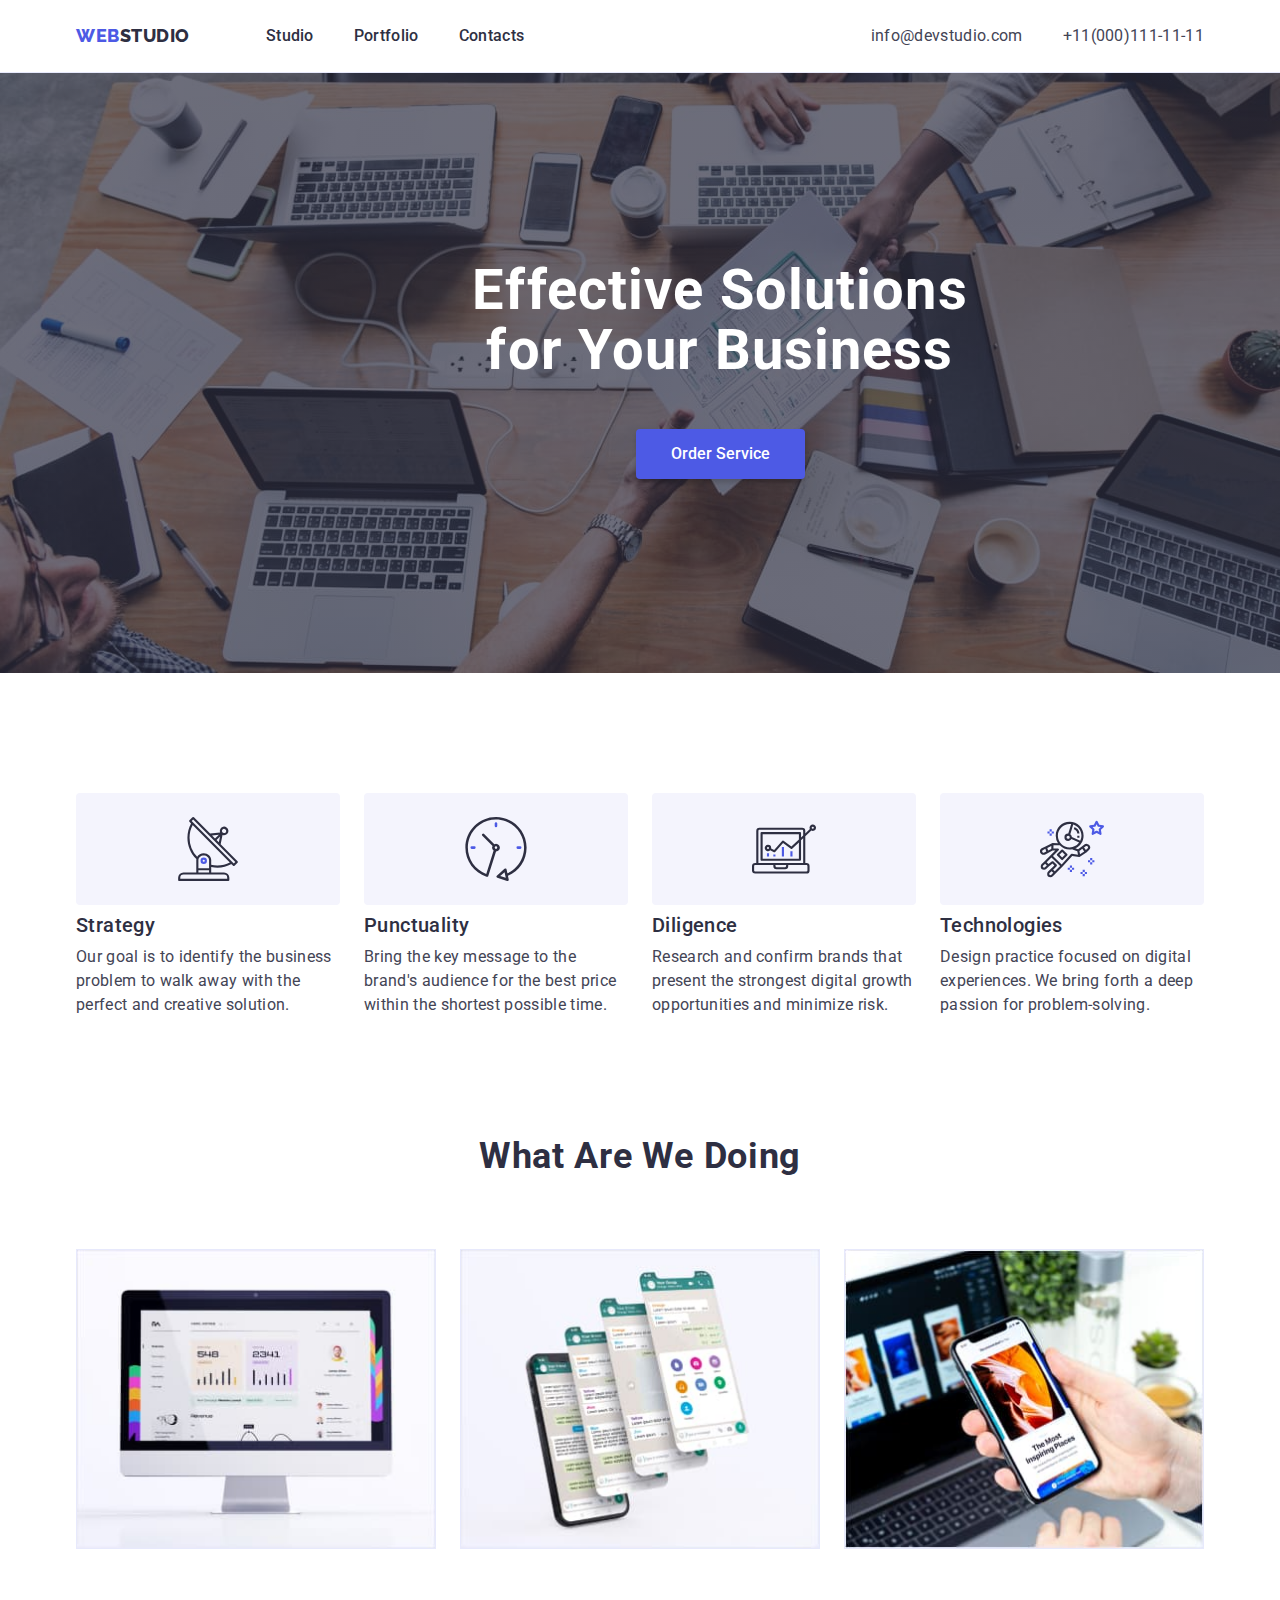
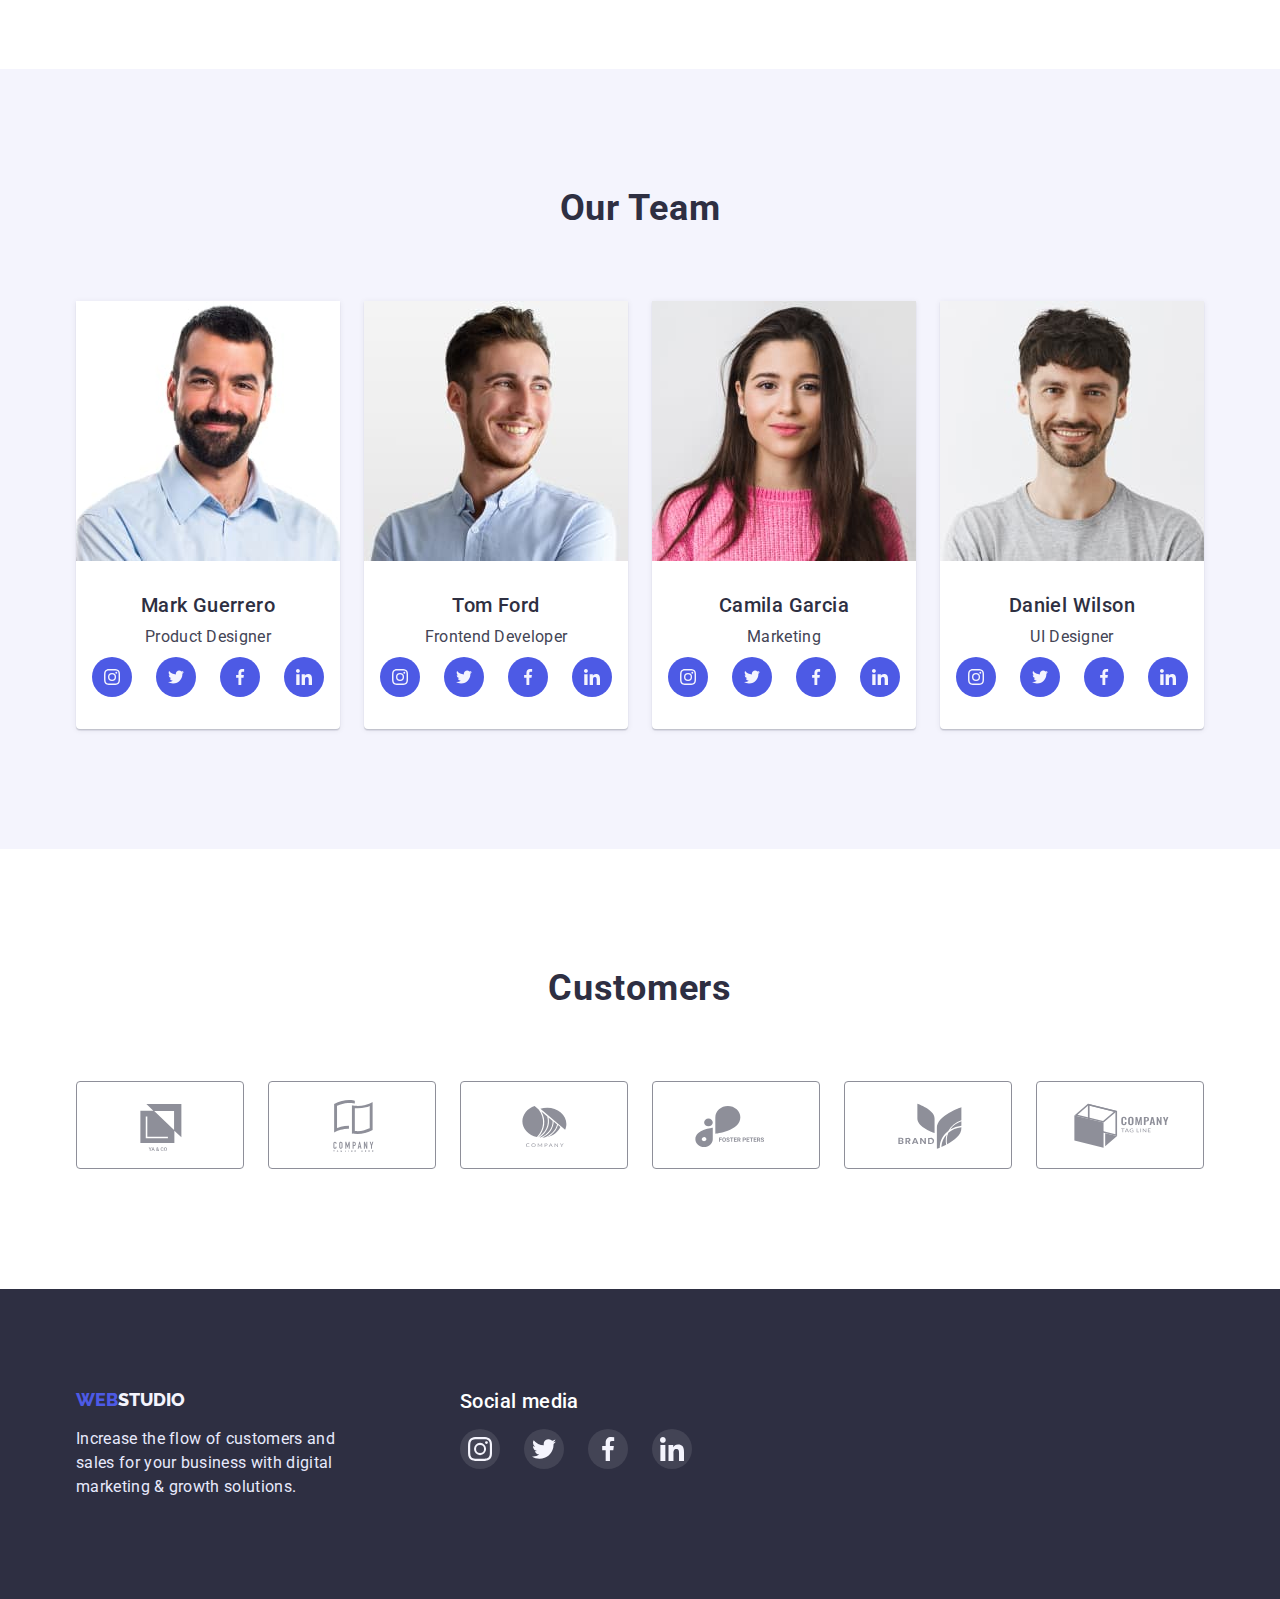
<file: index.html>
<!DOCTYPE html>
<html lang="en">
  <head>
    <meta charset="UTF-8" />
    <meta http-equiv="X-UA-Compatible" content="IE=edge" />
    <meta name="viewport" content="width=device-width, initial-scale=1.0" />
    <link rel="preconnect" href="https://fonts.googleapis.com" />
    <link rel="preconnect" href="https://fonts.gstatic.com" crossorigin />
    <link
      href="https://fonts.googleapis.com/css2?family=Raleway:wght@800&family=Roboto:wght@400;500;700;900&display=swap"
      rel="stylesheet"
    />
    <link
      rel="stylesheet"
      href="https://cdnjs.cloudflare.com/ajax/libs/modern-normalize/1.1.0/modern-normalize.min.css"
    />
    <link rel="stylesheet" href="./css/style.css" />

    <title>WEBSTUDIO</title>
  </head>
  <body>
    <header class="header">
      <div class="container header-container">
        <!-- навігація-->
        <nav class="navigation">
          <a class="logo" href="./index.html">
            <span class="logo-part">WEB</span>STUDIO</a
          >
          <ul class="list nav-list">
            <li class="nav-item">
              <a class="nav-link" href="./index.html">Studio</a>
            </li>
            <li class="nav-item">
              <a class="nav-link" href="./portfolio.html">Portfolio</a>
            </li>
            <li class="nav-item">
              <a class="nav-link" href="">Contacts</a>
            </li>
          </ul>
        </nav>
        <!-- контакти-->
        <address>
          <ul class="list address-list">
            <li class="contact-item">
              <a href="mailto:info@devstudio.com" class="contact-link"
                >info@devstudio.com</a
              >
            </li>
            <li class="contact-item">
              <a href="tel:+11(000)111-11-11" class="contact-link"
                >+11(000)111-11-11</a
              >
            </li>
          </ul>
        </address>
      </div>
    </header>
    <main>
      <!--Hero Section-->
      <section class="hero section">
        <div class="container">
          <h1 class="hero-title">Effective Solutions for Your Business</h1>
          <button type="button" class="order">
            <span class="text-order">Order Service</span>
          </button>
        </div>
      </section>
      <!--Quality Section-->
      <section class="section about">
        <div class="container">
          <h2 class="section-title visually-hidden">Quality</h2>
          <ul class="list quality-list">
            <li class="list-item">
              <div class="quality-icon">
                <svg class="icon-antenna" width="64" height="64">
                  <use href="./images/sprite.svg#icon-antenna"></use>
                </svg>
              </div>
              <h3 class="section-sub-title">Strategy</h3>
              <p class="section-text">
                Our goal is to identify the business problem to walk away with
                the perfect and creative solution.
              </p>
            </li>
            <li class="list-item">
              <div class="quality-icon">
                <svg width="64" height="64">
                  <use href="./images/sprite.svg#icon-clock"></use>
                </svg>
              </div>
              <h3 class="section-sub-title">Punctuality</h3>
              <p class="section-text">
                Bring the key message to the brand's audience for the best price
                within the shortest possible time.
              </p>
            </li>
            <li class="list-item">
              <div class="quality-icon">
                <svg width="64" height="64">
                  <use href="./images/sprite.svg#icon-diagram"></use>
                </svg>
              </div>
              <h3 class="section-sub-title">Diligence</h3>
              <p class="section-text">
                Research and confirm brands that present the strongest digital
                growth opportunities and minimize risk.
              </p>
            </li>
            <li class="list-item">
              <div class="quality-icon">
                <svg width="64" height="64">
                  <use href="./images/sprite.svg#icon-astronaut"></use>
                </svg>
              </div>
              <h3 class="section-sub-title">Technologies</h3>
              <p class="section-text">
                Design practice focused on digital experiences. We bring forth a
                deep passion for problem-solving.
              </p>
            </li>
          </ul>
        </div>
      </section>
      <!--What are we doing Section-->
      <section class="section">
        <div class="container">
          <h2 class="section-title">What are we doing</h2>
          <ul class="list work-list">
            <li class="list-item">
              <img src="./images/page1/foto1.jpg" alt="Desktop" width="360" />
            </li>
            <li class="list-item">
              <img src="./images/page1/foto2.jpg" alt="Mobile" width="360" />
            </li>
            <li class="list-item">
              <img
                src="./images/page1/foto3.jpg"
                alt="Adaptation"
                width="360"
              />
            </li>
          </ul>
        </div>
      </section>
      <!--Our Team Section-->
      <section class="section team">
        <div class="container">
          <h2 class="section-title">Our Team</h2>
          <ul class="list team-list">
            <li class="list-item box">
              <img
                src="./images/page1/foto4.jpg"
                alt="Mark Guerrero"
                width="264"
              />
              <div class="content">
                <h3 class="section-sub-title">Mark Guerrero</h3>
                <p class="section-text">Product Designer</p>
                <ul class="list icon-list">
                  <li class="list-item">
                    <a class="team-link" href="instagmam.com">
                      <svg class="link-icon" width="16" height="16">
                        <use href="./images/sprite.svg#icon-instagram"></use>
                      </svg>
                    </a>
                  </li>
                  <li class="list-item">
                    <a class="team-link" href="instagmam.com">
                      <svg class="link-icon" width="16" height="16">
                        <use href="./images/sprite.svg#icon-twitter"></use>
                      </svg>
                    </a>
                  </li>
                  <li class="list-item">
                    <a class="team-link" href="instagmam.com">
                      <svg class="link-icon" width="16" height="16">
                        <use href="./images/sprite.svg#icon-facebook"></use>
                      </svg>
                    </a>
                  </li>
                  <li class="list-item">
                    <a class="team-link" href="instagmam.com">
                      <svg class="link-icon" width="16" height="16">
                        <use href="./images/sprite.svg#icon-linkedin"></use>
                      </svg>
                    </a>
                  </li>
                </ul>
              </div>
            </li>
            <li class="list-item box">
              <img src="./images/page1/foto5.jpg" alt="Tom Ford" width="264" />
              <div class="content">
                <h3 class="section-sub-title">Tom Ford</h3>
                <p class="section-text">Frontend Developer</p>
                <ul class="list icon-list">
                  <li class="list-item">
                    <a class="team-link" href="instagmam.com">
                      <svg class="link-icon" width="16" height="16">
                        <use href="./images/sprite.svg#icon-instagram"></use>
                      </svg>
                    </a>
                  </li>
                  <li class="list-item">
                    <a class="team-link" href="instagmam.com">
                      <svg class="link-icon" width="16px" height="16px">
                        <use href="./images/sprite.svg#icon-twitter"></use>
                      </svg>
                    </a>
                  </li>
                  <li class="list-item">
                    <a class="team-link" href="instagmam.com">
                      <svg class="link-icon" width="16px" height="16px">
                        <use href="./images/sprite.svg#icon-facebook"></use>
                      </svg>
                    </a>
                  </li>
                  <li class="list-item">
                    <a class="team-link" href="instagmam.com">
                      <svg class="link-icon" width="16px" height="16px">
                        <use href="./images/sprite.svg#icon-linkedin"></use>
                      </svg>
                    </a>
                  </li>
                </ul>
              </div>
            </li>
            <li class="list-item box">
              <img
                src="./images/page1/foto6.jpg"
                alt="Camila Garcia"
                width="264"
              />
              <div class="content">
                <h3 class="section-sub-title">Camila Garcia</h3>
                <p class="section-text">Marketing</p>
                <ul class="list icon-list">
                  <li class="list-item">
                    <a class="team-link" href="instagmam.com">
                      <svg class="link-icon" width="16px" height="16px">
                        <use href="./images/sprite.svg#icon-instagram"></use>
                      </svg>
                    </a>
                  </li>
                  <li class="list-item">
                    <a class="team-link" href="instagmam.com">
                      <svg class="link-icon" width="16px" height="16px">
                        <use href="./images/sprite.svg#icon-twitter"></use>
                      </svg>
                    </a>
                  </li>
                  <li class="list-item">
                    <a class="team-link" href="instagmam.com">
                      <svg class="link-icon" width="16px" height="16px">
                        <use href="./images/sprite.svg#icon-facebook"></use>
                      </svg>
                    </a>
                  </li>
                  <li class="list-item">
                    <a class="team-link" href="instagmam.com">
                      <svg class="link-icon" width="16px" height="16px">
                        <use href="./images/sprite.svg#icon-linkedin"></use>
                      </svg>
                    </a>
                  </li>
                </ul>
              </div>
            </li>
            <li class="list-item box">
              <img
                src="./images/page1/foto7.jpg"
                alt="Daniel Wilson"
                width="264"
              />
              <div class="content">
                <h3 class="section-sub-title">Daniel Wilson</h3>
                <p class="section-text">UI Designer</p>
                <ul class="list icon-list">
                  <li class="list-item">
                    <a class="team-link" href="instagmam.com">
                      <svg class="link-icon" width="16px" height="16px">
                        <use href="./images/sprite.svg#icon-instagram"></use>
                      </svg>
                    </a>
                  </li>
                  <li class="list-item">
                    <a class="team-link" href="instagmam.com">
                      <svg class="link-icon" width="16px" height="16px">
                        <use href="./images/sprite.svg#icon-twitter"></use>
                      </svg>
                    </a>
                  </li>
                  <li class="list-item">
                    <a class="team-link" href="instagmam.com">
                      <svg class="link-icon" width="16px" height="16px">
                        <use href="./images/sprite.svg#icon-facebook"></use>
                      </svg>
                    </a>
                  </li>
                  <li class="list-item">
                    <a class="team-link" href="instagmam.com">
                      <svg class="link-icon" width="16px" height="16px">
                        <use href="./images/sprite.svg#icon-linkedin"></use>
                      </svg>
                    </a>
                  </li>
                </ul>
              </div>
            </li>
          </ul>
        </div>
      </section>
      <!-- Customers-->
      <section class="section">
        <div class="container">
          <h2 class="section-title">Customers</h2>
          <ul class="list customers-list">
            <li class="list-item">
              <a class="customers-link" href="instagram.com">
                <svg class="link-icon" width="104" height="56">
                  <use href="./images/sprite.svg#icon-yaadnco"></use>
                </svg>
              </a>
            </li>
            <li class="list-item">
              <a class="customers-link" href="instagram.com">
                <svg class="link-icon" width="104" height="56">
                  <use href="./images/sprite.svg#icon-taglinehere"></use>
                </svg>
              </a>
            </li>
            <li class="list-item">
              <a class="customers-link" href="instagram.com">
                <svg class="link-icon" width="104" height="56">
                  <use href="./images/sprite.svg#icon-company"></use>
                </svg>
              </a>
            </li>
            <li class="list-item">
              <a class="customers-link" href="instagram.com">
                <svg class="link-icon" width="104" height="56">
                  <use href="./images/sprite.svg#icon-fosterpeters"></use>
                </svg>
              </a>
            </li>
            <li class="list-item">
              <a class="customers-link" href="instagmam.com">
                <svg class="link-icon" width="104" height="56">
                  <use href="./images/sprite.svg#icon-brand"></use>
                </svg>
              </a>
            </li>
            <li class="list-item">
              <a class="customers-link" href="instagmam.com">
                <svg class="link-icon" width="104" height="56">
                  <use href="./images/sprite.svg#icon-tagline"></use>
                </svg>
              </a>
            </li>
          </ul>
        </div>
      </section>
    </main>
    <!--Footer Section-->
    <footer class="footer">
      <div class="container case">
        <div class="up">
          <a class="bottom" href="./index.html">
            <span class="logo-part">WEB</span>STUDIO</a
          >
          <p class="tagline">
            Increase the flow of customers and sales for your business with
            digital marketing & growth solutions.
          </p>
        </div>
        <div class="socialmedia">
          <h2 class="section-sub-title">Social media</h2>

          <ul class="list icon-list">
            <li class="list-item">
              <a class="footer-link" href="instagmam.com">
                <svg class="link-icon" width="24" height="24">
                  <use href="./images/sprite.svg#icon-instagram"></use>
                </svg>
              </a>
            </li>
            <li class="list-item">
              <a class="footer-link" href="instagmam.com">
                <svg class="link-icon" width="24" height="24">
                  <use href="./images/sprite.svg#icon-twitter"></use>
                </svg>
              </a>
            </li>
            <li class="list-item">
              <a class="footer-link" href="instagmam.com">
                <svg class="link-icon" width="24" height="24">
                  <use href="./images/sprite.svg#icon-facebook"></use>
                </svg>
              </a>
            </li>
            <li class="list-item">
              <a class="footer-link" href="instagmam.com">
                <svg class="link-icon" width="24" height="24">
                  <use href="./images/sprite.svg#icon-linkedin"></use>
                </svg>
              </a>
            </li>
          </ul>
        </div>
      </div>
    </footer>
  </body>
</html>
</file>
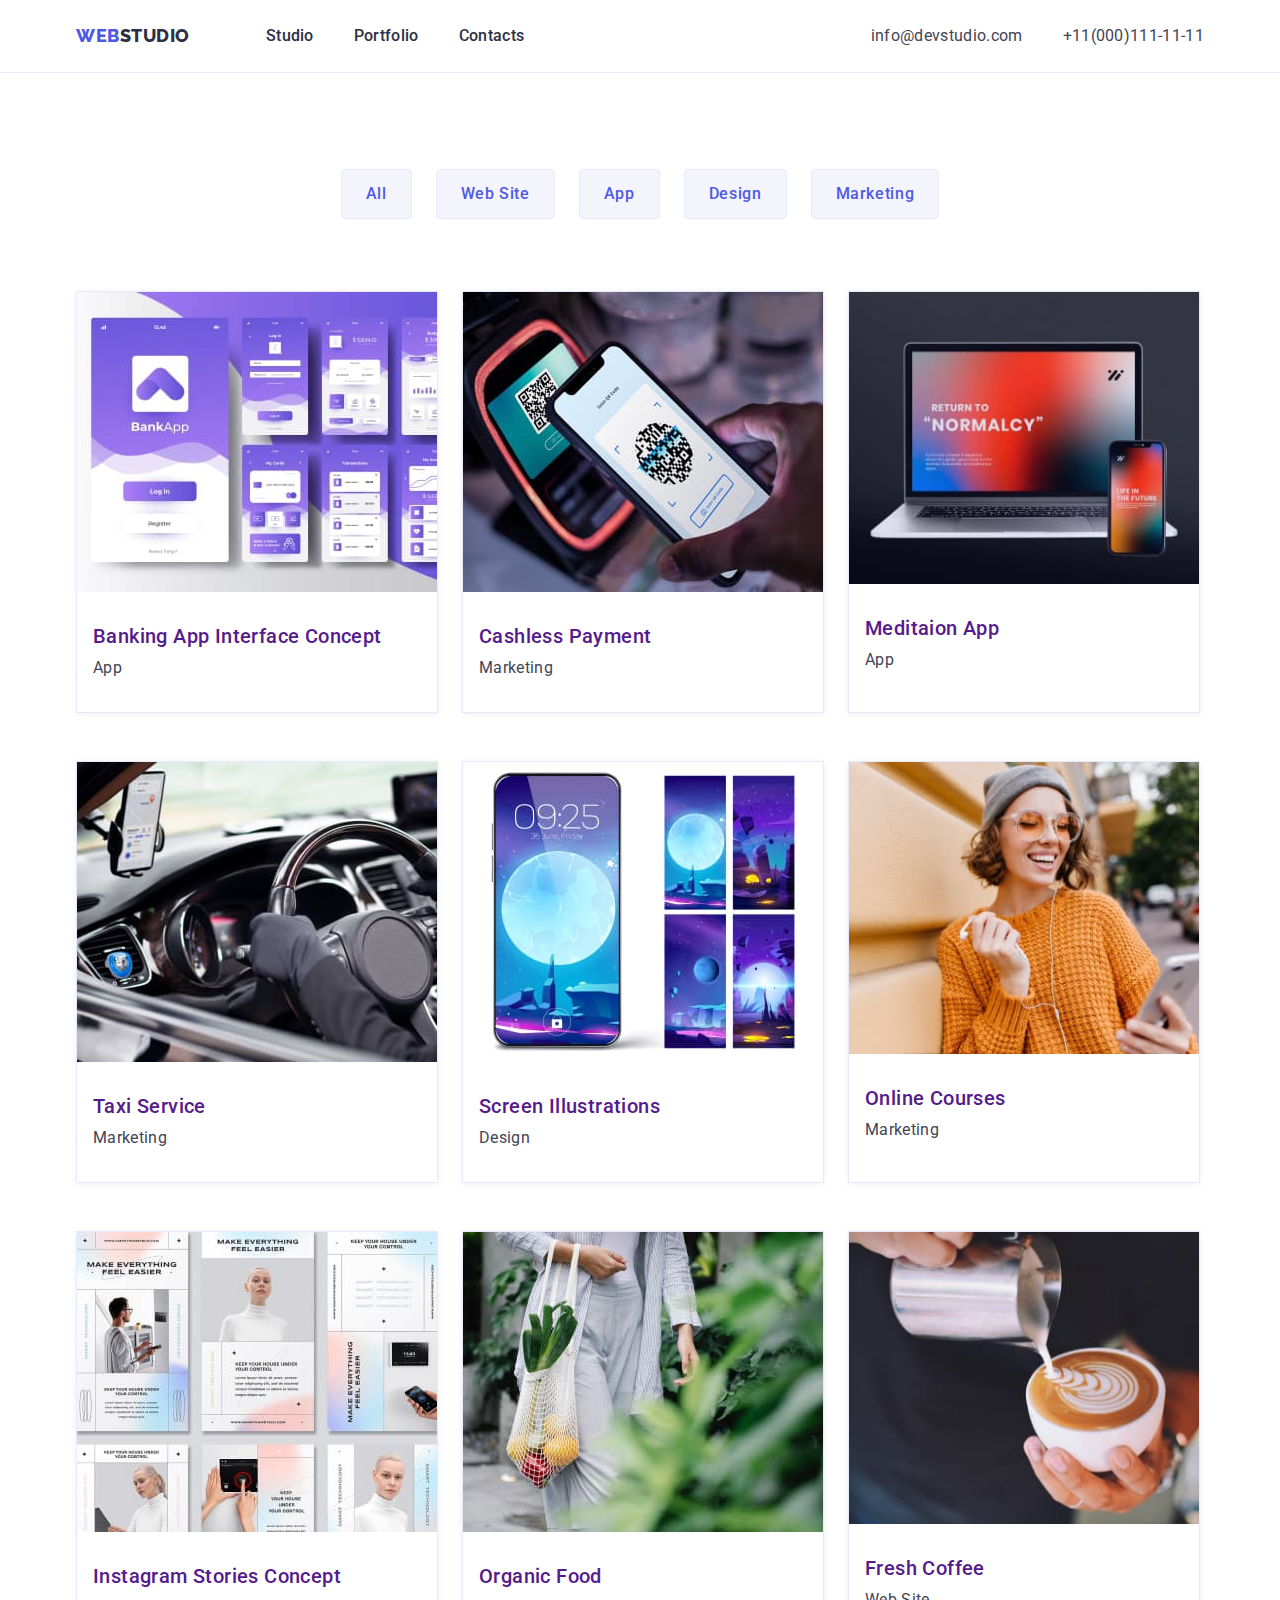
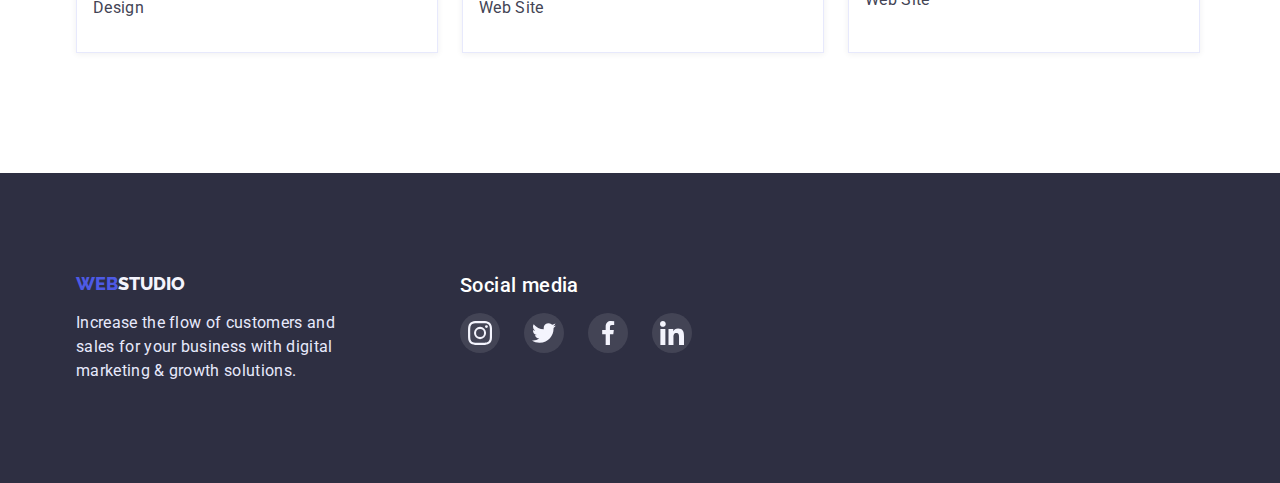
<file: portfolio.html>
<!DOCTYPE html>
<html lang="en">
  <head>
    <meta charset="UTF-8" />
    <meta http-equiv="X-UA-Compatible" content="IE=edge" />
    <meta name="viewport" content="width=device-width, initial-scale=1.0" />
    <link rel="preconnect" href="https://fonts.googleapis.com" />
    <link rel="preconnect" href="https://fonts.gstatic.com" crossorigin />
    <link
      href="https://fonts.googleapis.com/css2?family=Raleway:wght@800&family=Roboto:wght@400;500;700;900&display=swap"
      rel="stylesheet"
    />
    <link
      rel="stylesheet"
      href="https://cdnjs.cloudflare.com/ajax/libs/modern-normalize/1.1.0/modern-normalize.min.css"
    />
    <link rel="stylesheet" href="./css/style.css" />

    <title>WEBSTUDIO</title>
  </head>
  <body>
    <header class="header">
      <div class="container header-container">
        <!-- навігація-->
        <nav class="navigation">
          <a class="logo" href="./index.html">
            <span class="logo-part">WEB</span>STUDIO</a
          >
          <ul class="list nav-list">
            <li class="nav-item">
              <a class="nav-link" href="./index.html">Studio</a>
            </li>
            <li class="nav-item">
              <a class="nav-link" href="./portfolio.html">Portfolio</a>
            </li>
            <li class="nav-item">
              <a class="nav-link" href="">Contacts</a>
            </li>
          </ul>
        </nav>
        <!-- контакти-->
        <address>
          <ul class="list address-list">
            <li class="contact-item">
              <a href="mailto:info@devstudio.com" class="contact-link"
                >info@devstudio.com</a
              >
            </li>
            <li class="contact-item">
              <a href="tel:+11(000)111-11-11" class="contact-link"
                >+11(000)111-11-11</a
              >
            </li>
          </ul>
        </address>
      </div>
    </header>
    <main>
      <!--Фільтр-->
      <section class="section portfolio">
        <div class="container">
          <h1 class="visually-hidden">Filter</h1>
          <ul class="section-btn list">
            <li class="list-item">
              <button class="btn" type="button">All</button>
            </li>
            <li class="list-item">
              <button class="btn" type="button">Web Site</button>
            </li>
            <li class="list-item">
              <button class="btn" type="button">App</button>
            </li>
            <li class="list-item">
              <button class="btn" type="button">Design</button>
            </li>
            <li class="list-item">
              <button class="btn" type="button">Marketing</button>
            </li>
          </ul>
          <!--Портфоліо-->
          <ul class="list project-list">
            <li class="item">
              <a class="project-link" href="">
                <img
                  src="./images/page2/foto1.jpg"
                  alt="Banking App Interface Concept"
                  width="360"
                />
                <div class="project-text-wrap">
                  <h2 class="section-sub-title">
                    Banking App Interface Concept
                  </h2>
                  <p class="section-text">App</p>
                </div>
              </a>
            </li>
            <li class="item">
              <a class="project-link" href="">
                <img
                  src="./images/page2/foto2.jpg"
                  alt="Cashless Payment"
                  width="360"
                />
                <div class="project-text-wrap">
                  <h2 class="section-sub-title">Cashless Payment</h2>
                  <p class="section-text">Marketing</p>
                </div>
              </a>
            </li>
            <li class="item">
              <a class="project-link" href="">
                <img
                  src="./images/page2/foto3.jpg"
                  alt="Meditaion App"
                  width="360"
                />
                <div class="project-text-wrap">
                  <h2 class="section-sub-title">Meditaion App</h2>
                  <p class="section-text">App</p>
                </div>
              </a>
            </li>
            <li class="item">
              <a class="project-link" href="">
                <img
                  src="./images/page2/foto4.jpg"
                  alt="Taxi Service"
                  width="360"
                />
                <div class="project-text-wrap">
                  <h2 class="section-sub-title">Taxi Service</h2>
                  <p class="section-text">Marketing</p>
                </div>
              </a>
            </li>
            <li class="item">
              <a class="project-link" href="">
                <img
                  src="./images/page2/foto5.jpg"
                  alt="Screen Illustrations"
                  width="360"
                />
                <div class="project-text-wrap">
                  <h2 class="section-sub-title">Screen Illustrations</h2>
                  <p class="section-text">Design</p>
                </div>
              </a>
            </li>
            <li class="item">
              <a class="project-link" href="">
                <img
                  src="./images/page2/foto6.jpg"
                  alt="Online Courses"
                  width="360"
                />
                <div class="project-text-wrap">
                  <h2 class="section-sub-title">Online Courses</h2>
                  <p class="section-text">Marketing</p>
                </div>
              </a>
            </li>
            <li class="item">
              <a class="project-link" href="">
                <img
                  src="./images/page2/foto7.jpg"
                  alt="Instagram Stories Concept"
                  width="360"
                />
                <div class="project-text-wrap">
                  <h2 class="section-sub-title">Instagram Stories Concept</h2>
                  <p class="section-text">Design</p>
                </div>
              </a>
            </li>
            <li class="item">
              <a class="project-link" href="">
                <img
                  src="./images/page2/foto8.jpg"
                  alt="Organic Food"
                  width="360"
                />
                <div class="project-text-wrap">
                  <h2 class="section-sub-title">Organic Food</h2>
                  <p class="section-text">Web Site</p>
                </div>
              </a>
            </li>
            <li class="item">
              <a class="project-link" href="">
                <img
                  src="./images/page2/foto9.jpg"
                  alt="Fresh Coffee"
                  width="360"
                />
                <div class="project-text-wrap">
                  <h2 class="section-sub-title">Fresh Coffee</h2>
                  <p class="section-text">Web Site</p>
                </div>
              </a>
            </li>
          </ul>
        </div>
      </section>
    </main>
    <footer class="footer">
      <div class="container case">
        <div class="up">
          <a class="bottom" href="./index.html">
            <span class="logo-part">WEB</span>STUDIO</a
          >
          <p class="tagline">
            Increase the flow of customers and sales for your business with
            digital marketing & growth solutions.
          </p>
        </div>
        <div class="socialmedia">
          <h2 class="section-sub-title">Social media</h2>

          <ul class="list icon-list">
            <li class="list-item">
              <a class="footer-link" href="instagmam.com">
                <svg class="link-icon" width="24" height="24">
                  <use href="./images/sprite.svg#icon-instagram"></use>
                </svg>
              </a>
            </li>
            <li class="list-item">
              <a class="footer-link" href="instagmam.com">
                <svg class="link-icon" width="24" height="24">
                  <use href="./images/sprite.svg#icon-twitter"></use>
                </svg>
              </a>
            </li>
            <li class="list-item">
              <a class="footer-link" href="instagmam.com">
                <svg class="link-icon" width="24" height="24">
                  <use href="./images/sprite.svg#icon-facebook"></use>
                </svg>
              </a>
            </li>
            <li class="list-item">
              <a class="footer-link" href="instagmam.com">
                <svg class="link-icon" width="24" height="24">
                  <use href="./images/sprite.svg#icon-linkedin"></use>
                </svg>
              </a>
            </li>
          </ul>
        </div>
      </div>
    </footer>
  </body>
</html>
</file>
<file: css/style.css>
/*palette*/
:root{
    --brand-color: #4D5AE5;
    --headers-color:#2E2F42;
    --text-color: #434455;
    --back-color: #fff;
    --light-bg: #F4F4FD;
    --action-color: #404BBF;
}
/*general qualities*/
body{
    font-family: 'Roboto', sans-serif;
    font-size: 16px;
    color:  var(--headers-color, grey);
    background-color: var(--back-color, white);
}

.visually-hidden {
    position: absolute;
    width: 1px;
    height: 1px;
    margin: -1px;
    border: 0;
    padding: 0;

    white-space: nowrap;
    clip-path: inset(100%);
    clip: rect(0 0 0 0);
    overflow: hidden;
}

h1,
h2,
h3,
h4,
h5,
h6,
p {
    margin: 0;
}

img {
    display: block;
    max-width: 100%;
    height: auto;
}

.list {
    list-style: none;
    padding-left: 0;
    margin: 0;
}

.container{
    width: 1158px;
    padding: 0 15px;
    margin: 0 auto;
}
  
.section{
    padding: 120px 0;
}

.about{
    padding-bottom: 0;
}

.list-item:not(:last-child){
    margin-right: 24px;
}

.section-title {
    margin-top: 0;
    margin-bottom: 72px;

    font-size: 36px;
    line-height: 1.11;
    text-align: center;
    letter-spacing: 0.02em;
    text-transform: capitalize;

}

.section-sub-title {
    margin-bottom: 8px;

    font-weight: 500;
    font-size: 20px;
    line-height: 1.2;
    letter-spacing: 0.02em;
}

.section-text {
    color: var(--text-color, grey);
    line-height: 1.5;
    letter-spacing: 0.02em;

}

a{
    text-decoration: none;
}

.nav-list, .address-list, .quality-list, .work-list ,.team-list{
    display: flex;
}


/*Header section*/
.header{
    border-bottom: 1px solid #E7E9FC;
}
.header-container{
    display: flex;
    align-items: center;
    justify-content: space-between;
}
.navigation{
    display: flex;
    align-items: center;
}
.logo {
    display: block;
    margin-right: 76px;

    font-family: 'Raleway';
    font-weight: 800;
    font-size: 18px;
    line-height: 1.33;
    letter-spacing: 0.03em;
    text-transform: uppercase;
    color: var(--headers-color, grey);
}

.logo-part {
    color: var(--brand-color, purple);
}

.nav-item:not(:last-child){
    margin-right: 40px;
}

.nav-link{
    display: block;
    padding-top: 24px;
    padding-bottom: 24px;

    color: inherit;    
    font-weight: 500;  
    line-height: 1.5; 
    letter-spacing: 0.02em;

}

.nav-link:hover, .nav-link:focus{
    color: var(--brand-color, purple);
}

.contact-item+.contact-item{
    margin-left: 40px;
}

.contact-link{
    display: block;
    padding-top: 24px;
    padding-bottom: 24px;

    color: var(--text-color, grey);          
    font-style: normal;
    line-height: 1.5;
    letter-spacing: 0.02em;

}
.contact-link:hover, .contact-link:focus{
    color: var(--brand-color,purple);
    text-decoration: none;
}


/*Hero section*/
.hero{
    background-image: linear-gradient(rgba(46, 47, 66, 0.7),rgba(46, 47, 66, 0.7)), url(../images/page1/people-office.jpg);
    background-position: center;
    background-size: cover;
    background-repeat: no-repeat;
    background-color: var(--headers-color,grey);
    padding-bottom: 188px;
    padding-top: 188px;
    width: 1440px;
    height: 600px;
    margin: auto;
}

.hero-title{
    margin: 0 auto 48px;

    font-size: 56px;
    line-height: 1.07;
    color: var(--back-color, white);
    letter-spacing: 0.02em;
    text-align: center;
    width: 498px;

}

.order{
    padding: 16px 32px;
    margin: auto;
    border: none;
    display: block;

    background-color: var(--brand-color, purple);
    cursor: pointer;
    box-shadow: 0px 4px 4px rgba(0, 0, 0, 0.15);
    border-radius: 4px;
    width: 169px;

}

.order:hover, .order:focus {
    background-color: var(--action-color);
    box-shadow: 0px 4px 4px rgba(0, 0, 0, 0.15);
    border-radius: 4px;
}

.text-order{    
    font-weight: 500;    
    color: var(--back-color, white);
    text-align: center;
}
/*Quality section*/

.quality-icon {
    display: flex;
    align-items: center;
    justify-content: space-around;
    margin-bottom: 8px;
    width: 264px;
    height: 112px;
    
    background-color: var(--light-bg);
    border-radius: 4px;


}

/*.icon-antenna{
    background-image: url('../images/page1/antenna.svg');
    background-repeat: no-repeat;
    background-position: center;
}

.icon-clock::before {
    background-image: url('../images/page1/clock.svg');
    background-repeat: no-repeat;
    background-position: center;
}

.icon-diagram::before {
    background-image: url('../images/page1/diagram.svg');
    background-repeat: no-repeat;
    background-position: center;
}

.icon-astronaut::before {
    background-image: url('../images/page1/astronaut.svg');
    background-repeat: no-repeat;
    background-position: center;
}*/

/*What are we doing section*/

.work-list .list-item{
    border: 1px solid #E7E9FC;
}

/*Our Team Section*/
.team{
   background-color: var(--light-bg);
}

.team-list .section-text{
    margin-bottom: 8px;
}

.icon-list{
    display: flex;
    justify-content: space-around;
    align-items: center;
}
.team-link{
    display: flex;
    justify-content: space-around;
    align-items: center;

    width: 40px;
    height: 40px;
    border-radius: 50%;

    background-color: var(--brand-color);   
}

.team-link:hover, .team-link:focus{
    background-color: var(--action-color);
}



.content{
    padding: 32px 16px;
    text-align: center;
}

.box{
    width: 264px;
    background-color: #fff;
    border-radius: 0px 0px 4px 4px;
    box-shadow: 0px 1px 6px rgba(46, 47, 66, 0.08), 0px 1px 1px rgba(46, 47, 66, 0.16), 0px 2px 1px rgba(46, 47, 66, 0.08);
}


/* Customers-section*/

.customers-list{
    margin: auto;
    display: flex;
    justify-content: space-around;
    align-items: center;
}

.customers-link{
    display: flex;
    align-items: center;
    justify-content: space-around;
    width: 100%;
    height: 88px;
    
    border: 1px solid #8E8F99;
    border-radius: 4px;
    fill: #8E8F99;
}

.customers-link:hover, .customers-link:focus{
    fill: var(--brand-color);
    border-color: var(--brand-color);
}

.customers-list .list-item{
    width: 168px;
}

.customers-icon{
        fill: #8E8F99;
}

/*Footer-section*/
.footer {
    background-color: var(--headers-color,grey);
    padding-top: 100px;
    padding-bottom: 100px;
}


.bottom {
    color:var(--light-bg);
    font-family: 'Raleway';
    font-weight: 800;
    font-size: 18px;
    line-height: 1.2;
}

.tagline {
    margin-top: 16px;
    margin-bottom: 0;
    width: 264px;

    color: #E7E9FC;
    line-height: 1.5;
    letter-spacing: 0.02em;

}

.case{
    display: flex;
    justify-content: flex-start;
}

.up{
    margin-right: 120px;
}


.socialmedia .section-sub-title{
    color: #fff;
    margin-bottom: 16px;
}

.footer-link {
    display: flex;
    justify-content: space-around;
    align-items: center;

    width: 40px;
    height: 40px;
    border-radius: 50%;

    background-color: rgba(255, 255, 255, 0.1);
}

.footer-link:hover, .footer-link:focus{
    background-color: #31D0AA;
}




/*2 стр*/
/*Filter*/
.section-btn{
    margin-bottom: 72px;
    padding-left: 0;
    display: flex;
    justify-content: center;
}
.section-btn .btn {
    padding: 12px 24px;
    color: var(--brand-color, purple);
    background-color:var(--light-bg);       
    font-weight: 500; 
    line-height: 1.5; 
    text-align: center;
    letter-spacing: 0.04em;
    cursor: pointer;
    border: 1px solid #E7E9FC;
    border-radius: 4px;
}

 .btn:hover, .btn:focus {
    color: #FFFFFF;
    background-color: var(--action-color);
    box-shadow: 0px 3px 1px rgba(0, 0, 0, 0.1), 0px 2px 1px rgba(0, 0, 0, 0.08), 0px 2px 2px rgba(0, 0, 0, 0.12);
    border-radius: 4px;
}


/*Portfolio*/
.project-list{
    display: flex;
    flex-wrap: wrap;
    padding: 0;
    column-gap: 24px;
    row-gap: 48px;
}

.project-link{
    display: block;
}

.project-link:hover, .project-link:focus {
    box-shadow: 0px 1px 6px rgba(46, 47, 66, 0.08), 0px 1px 1px rgba(46, 47, 66, 0.16), 0px 2px 1px rgba(46, 47, 66, 0.08);
}

/*.project-link img{
    height: 300px;
}*/

.item{
    border: 1px solid #E7E9FC;
    box-shadow: 0px 1px 6px rgba(46, 47, 66, 0.08);
}

.item:nth-child(3n){
    flex-basis: calc((100% - 72px)/3);
}
.project-text-wrap{
   padding: 32px 16px 32px;

}

.portfolio{
    padding-top: 96px;
}
</file>
